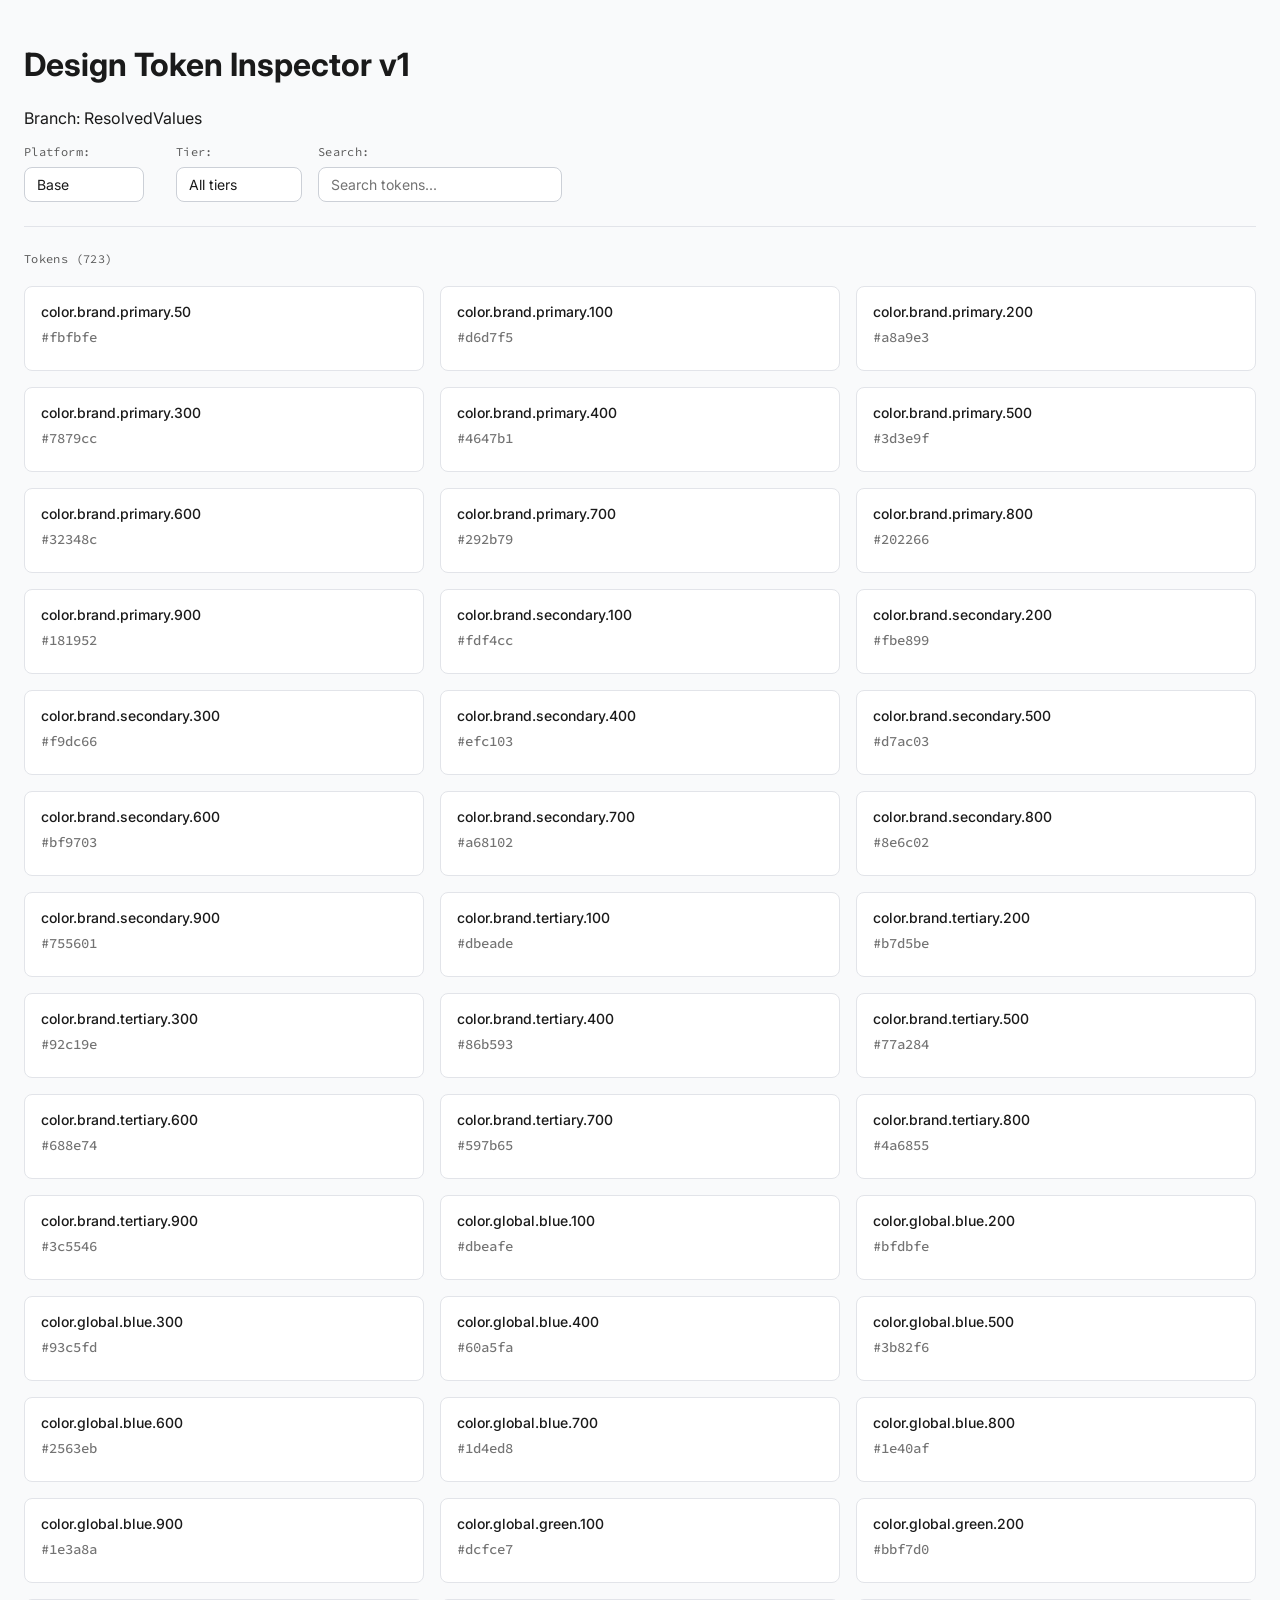
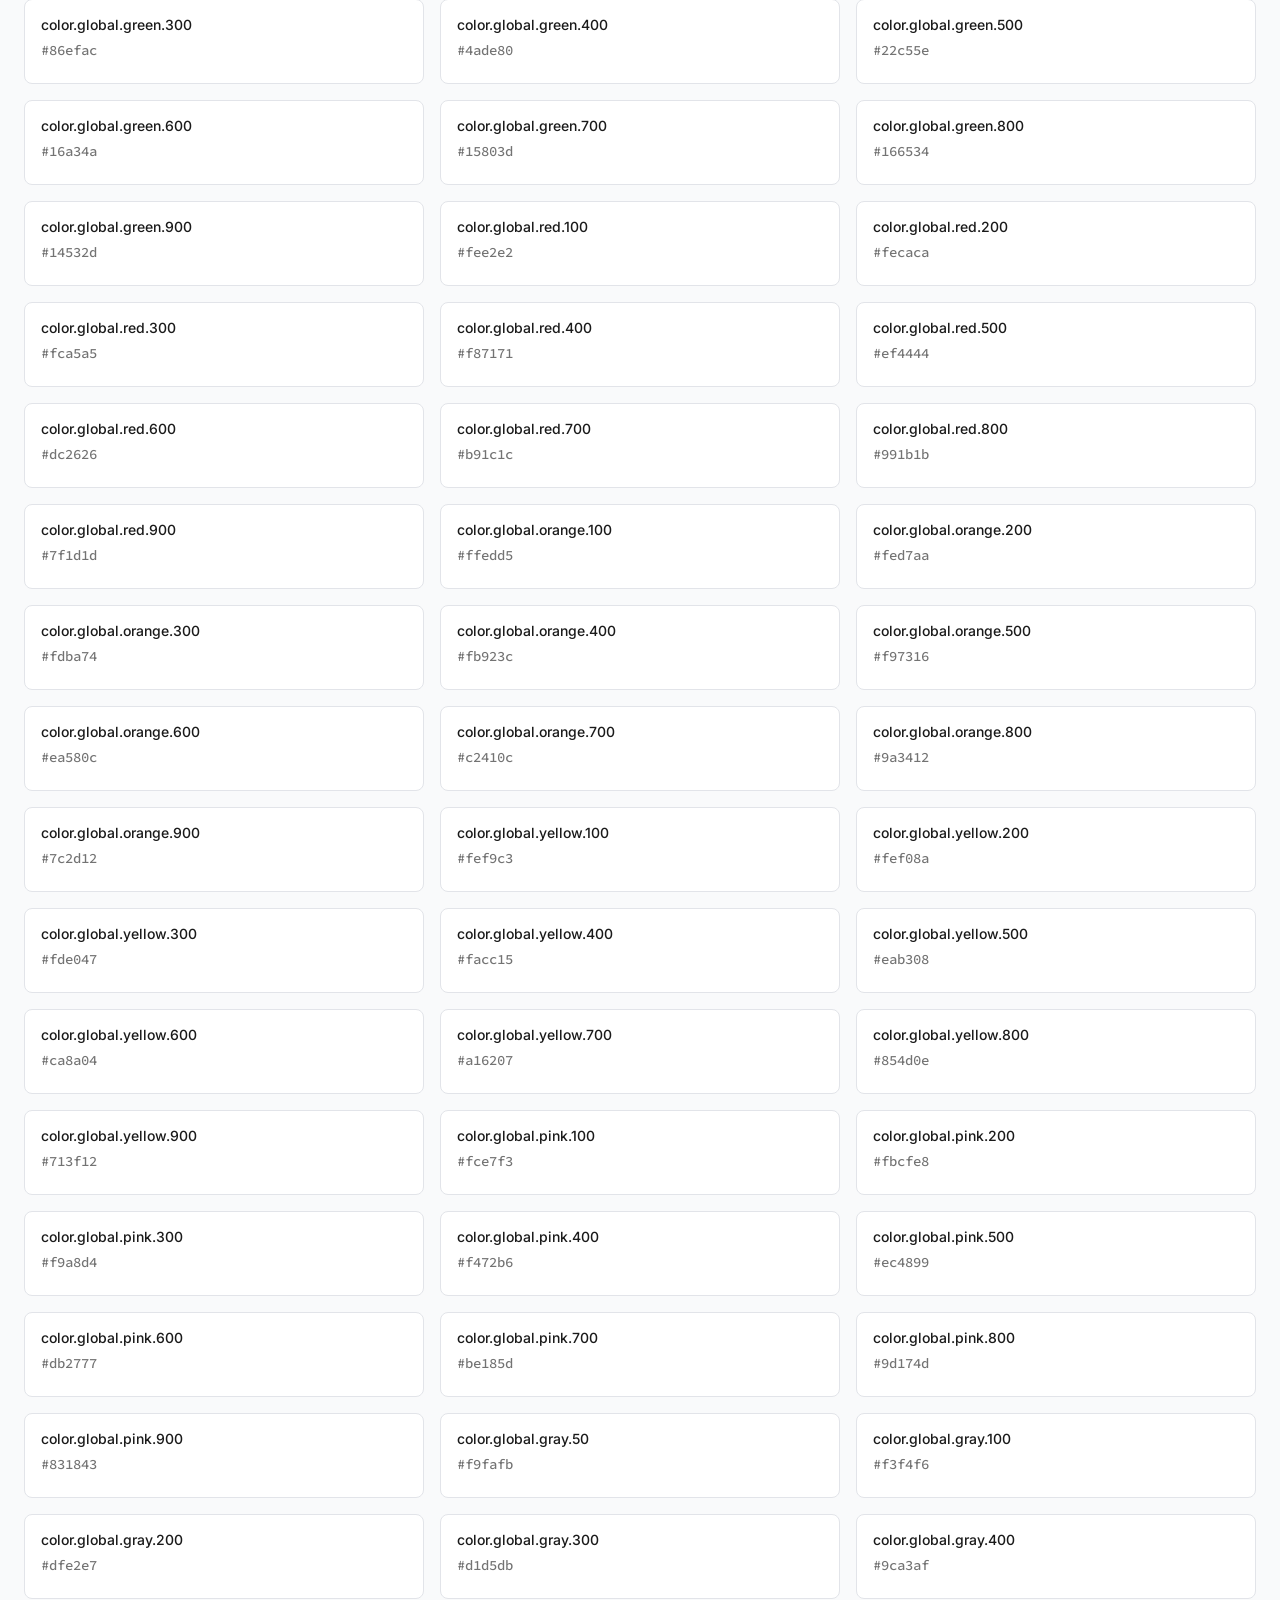
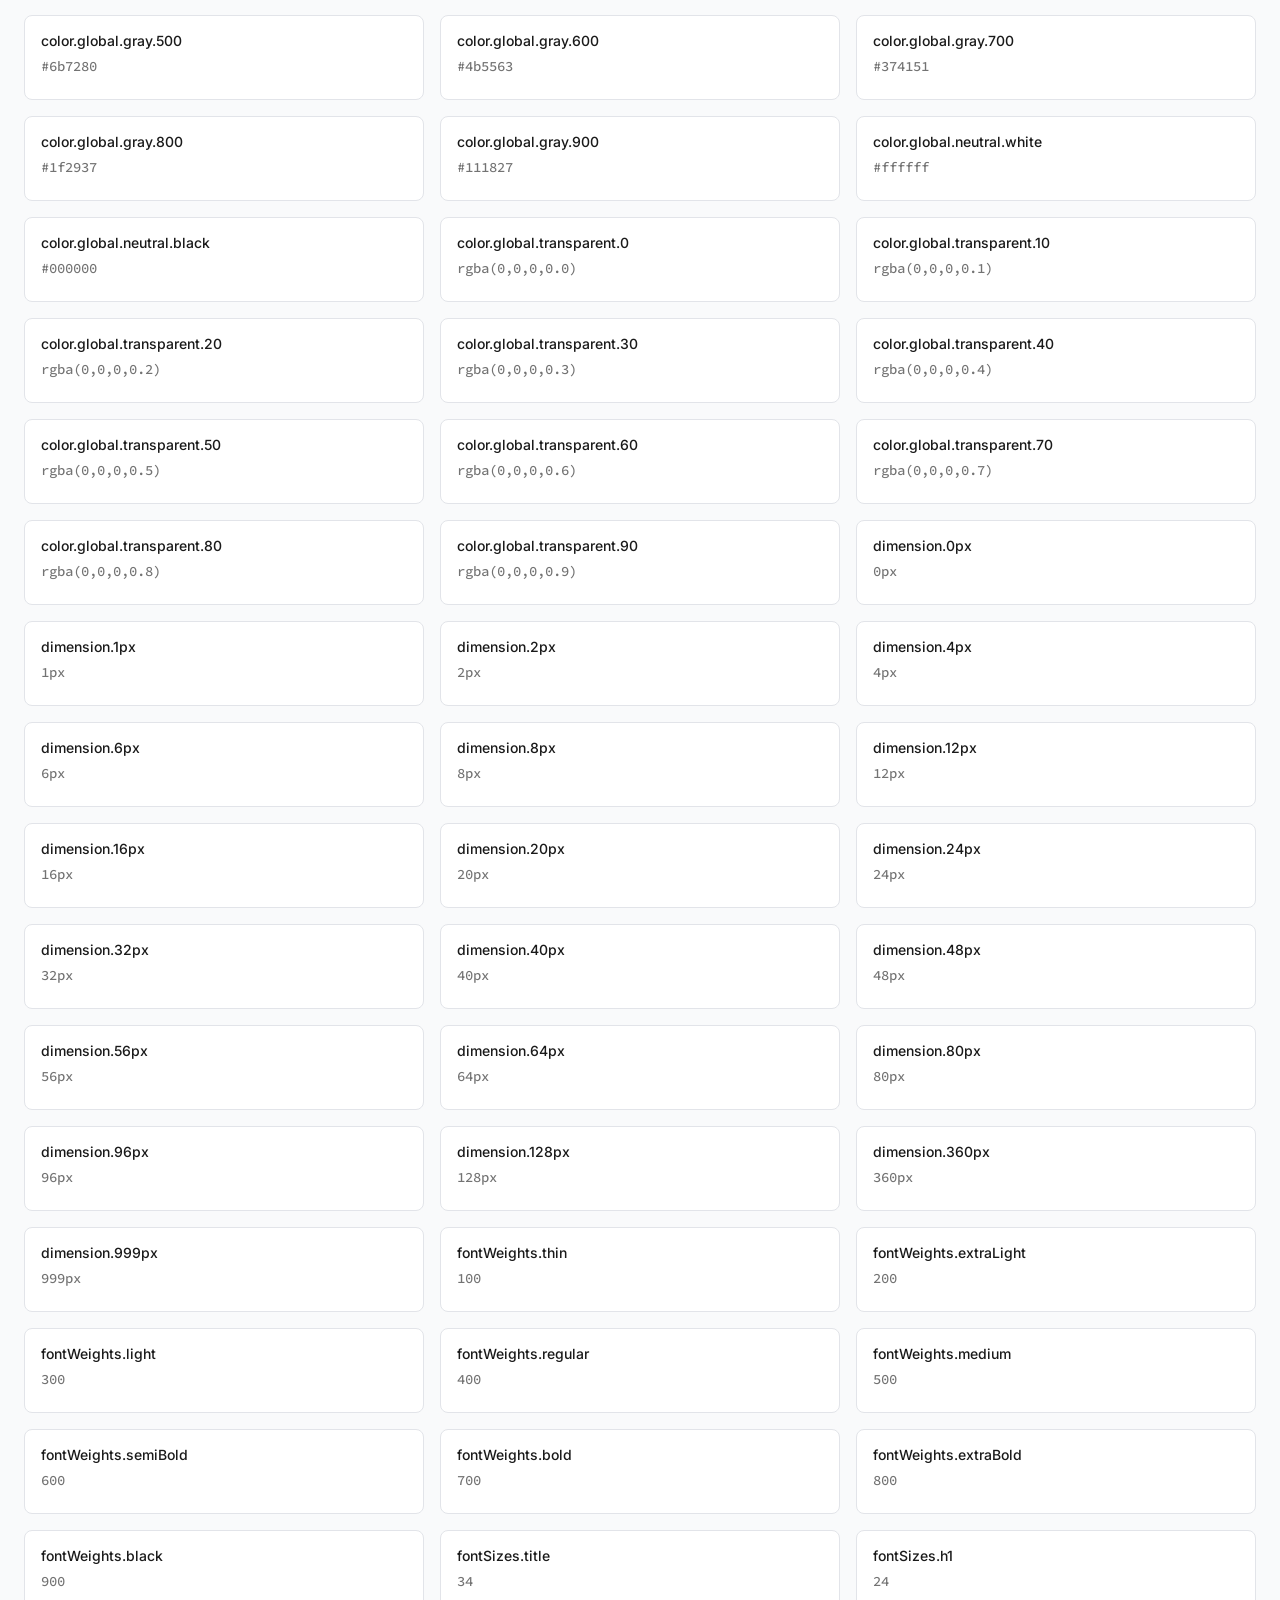
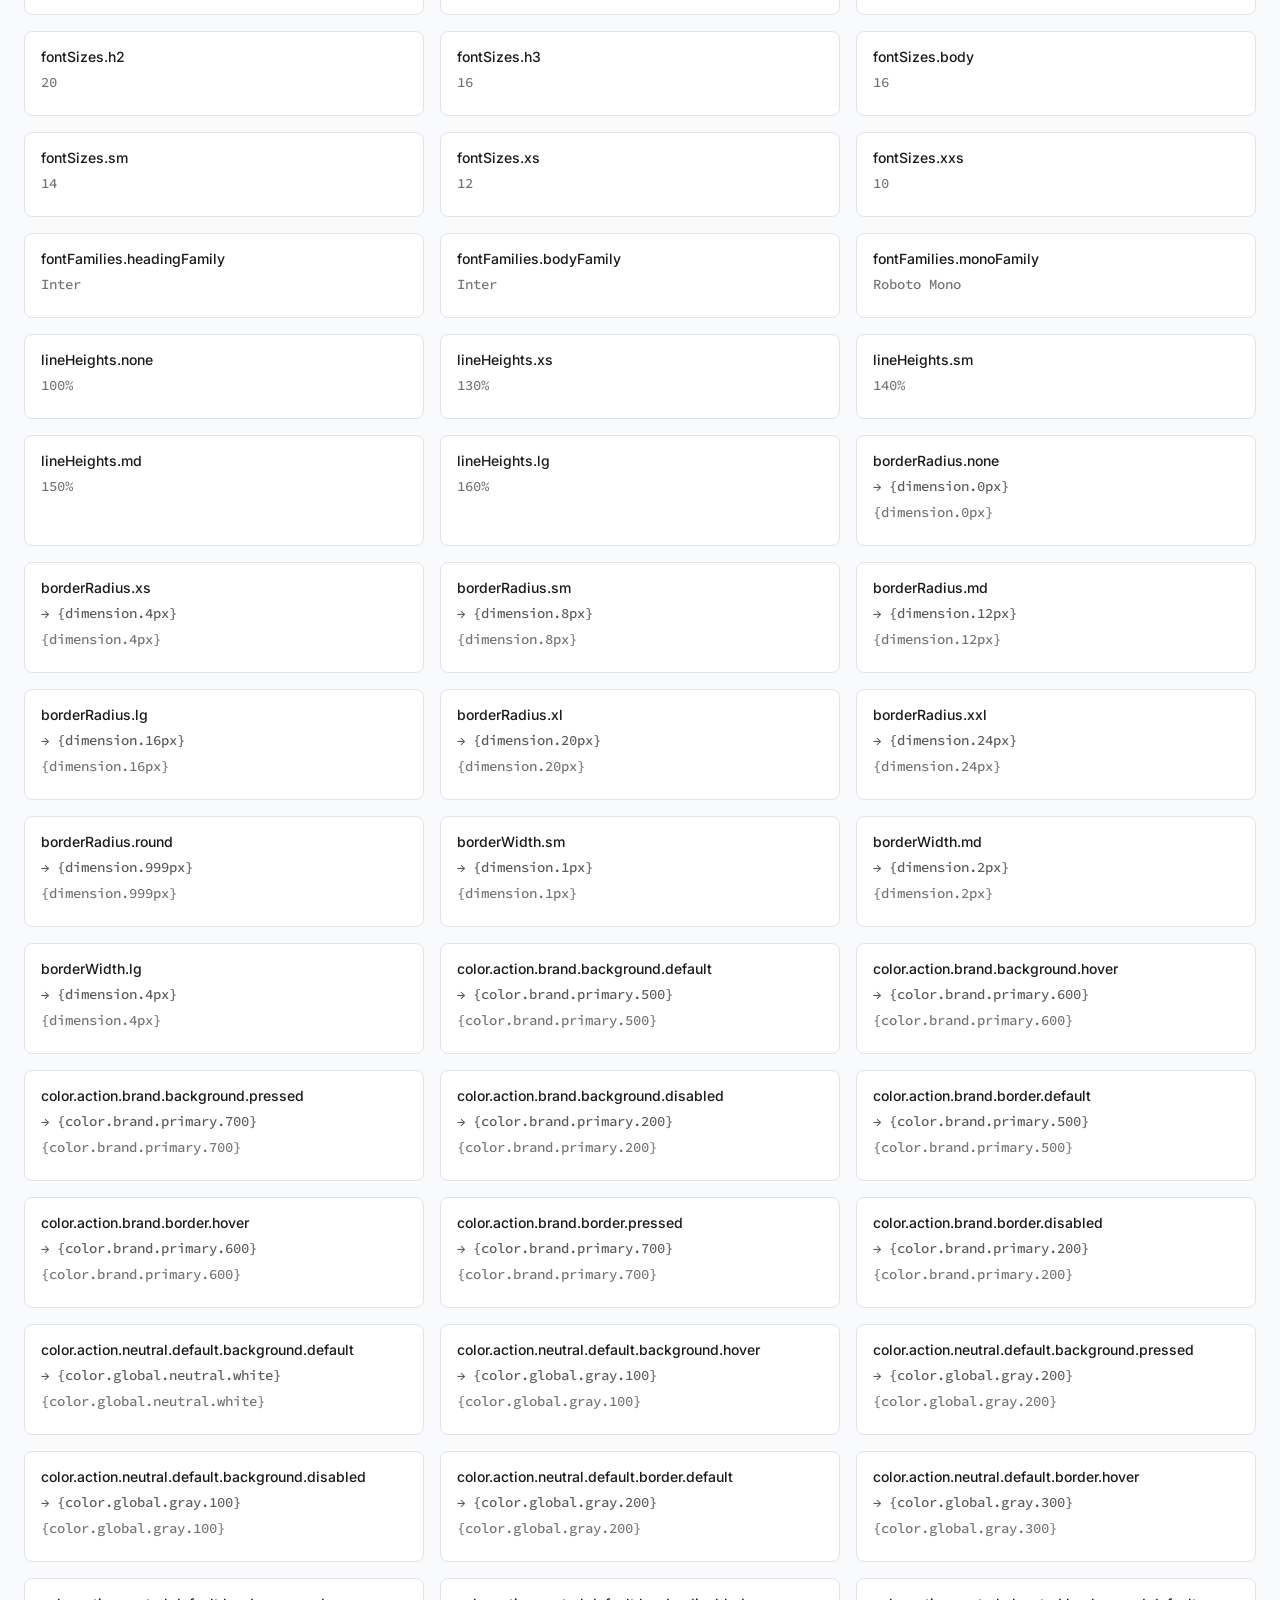
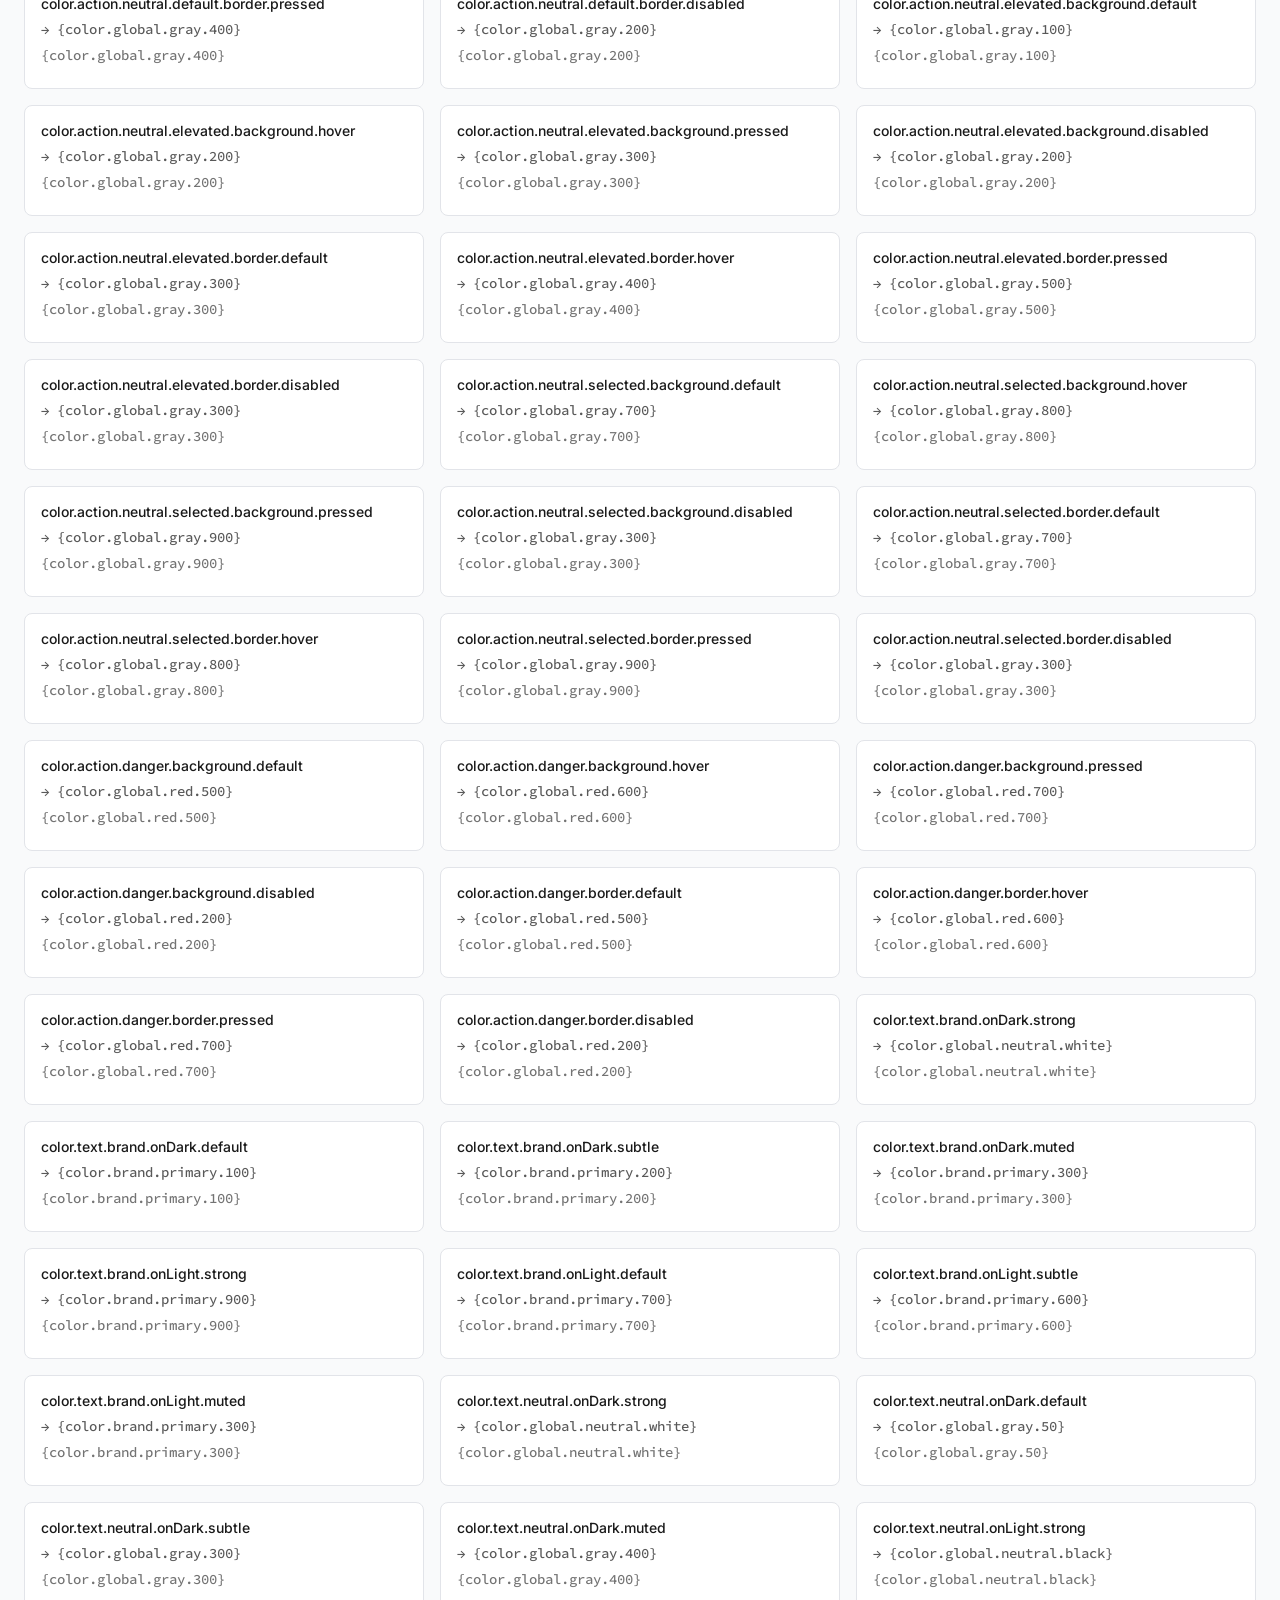
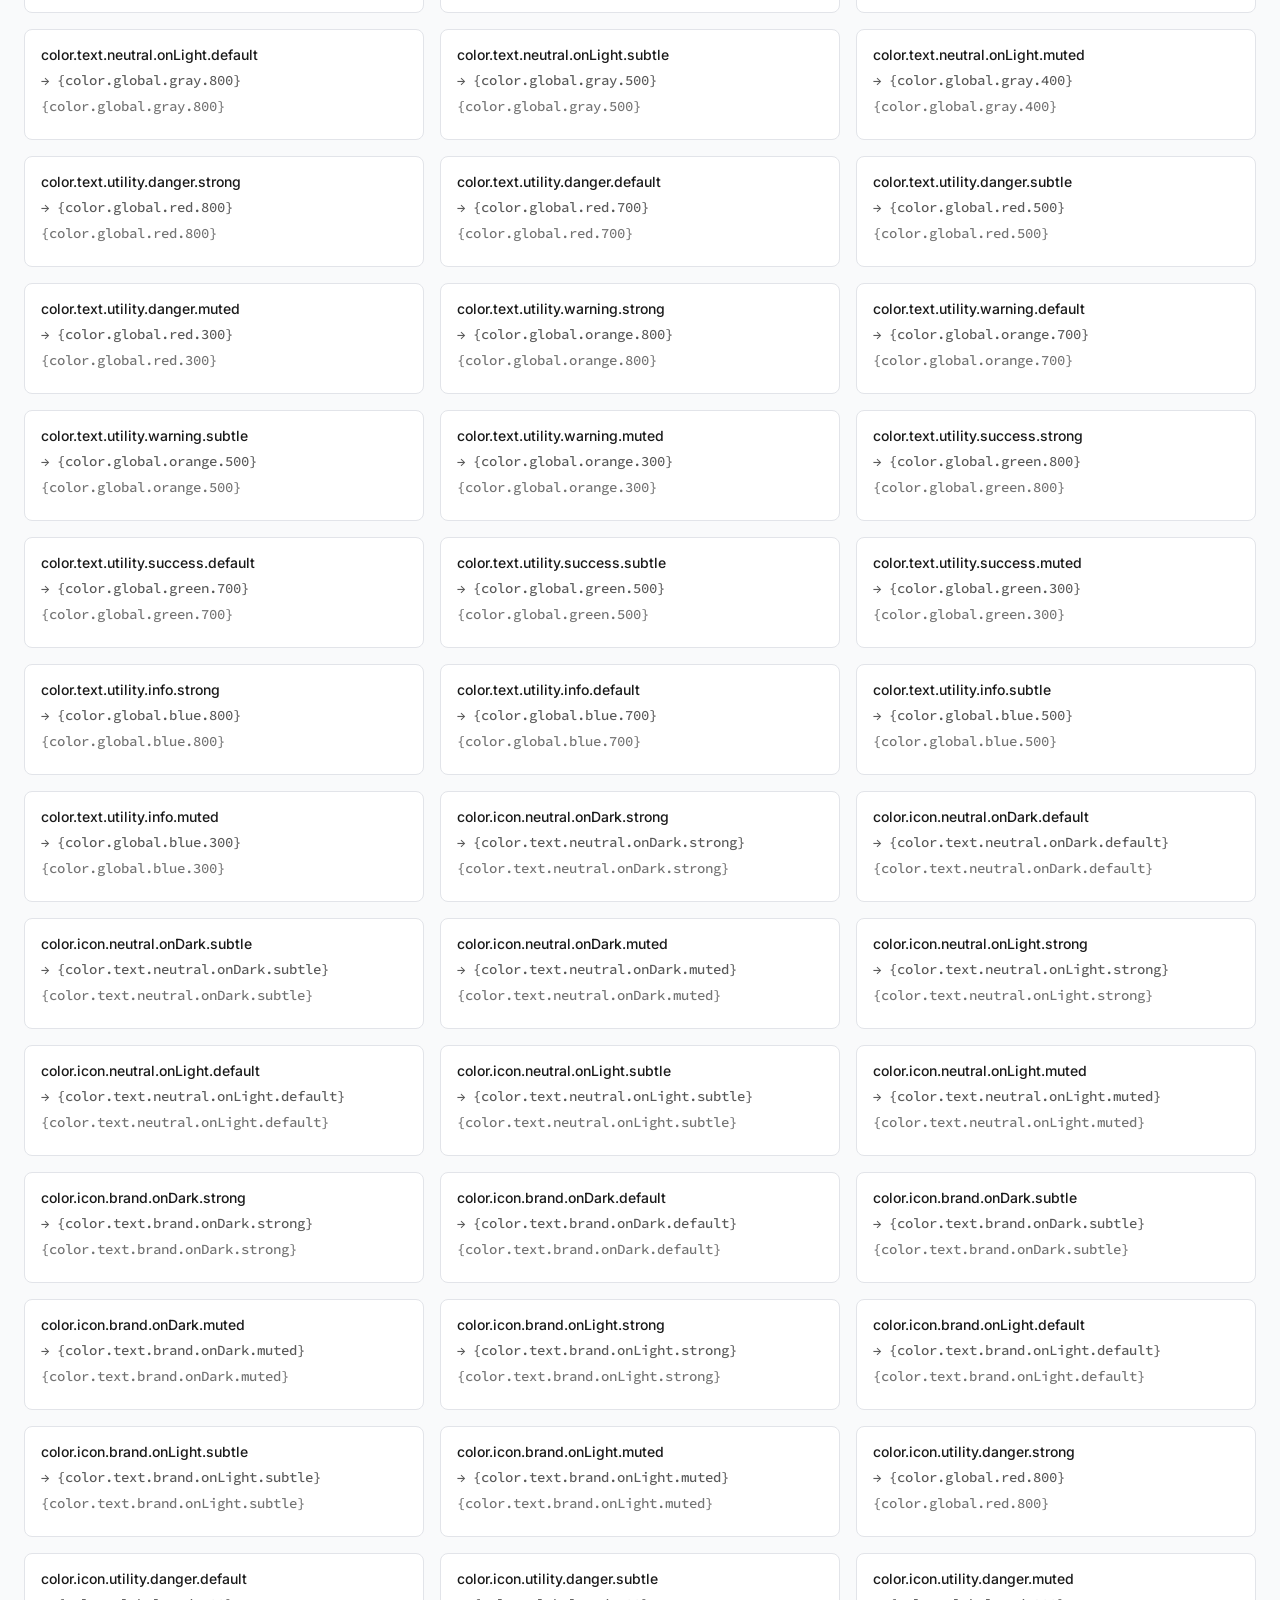
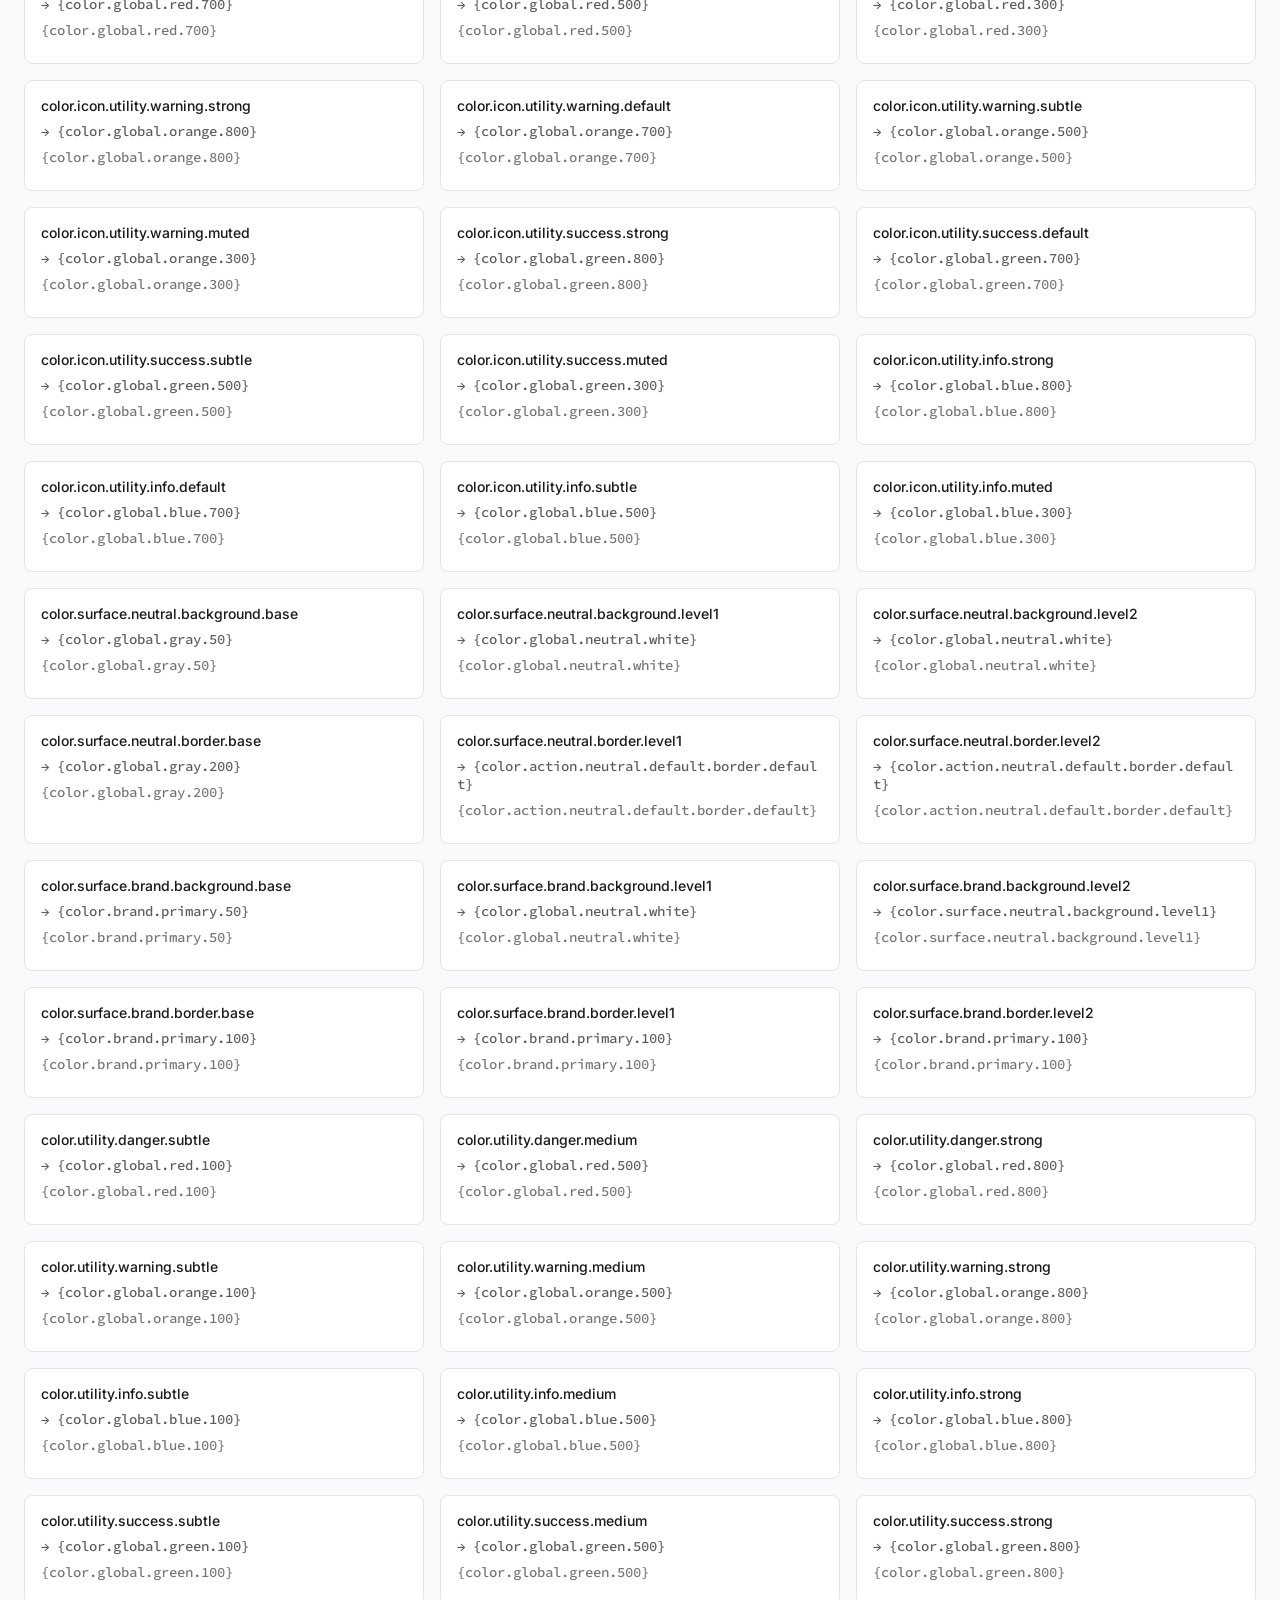
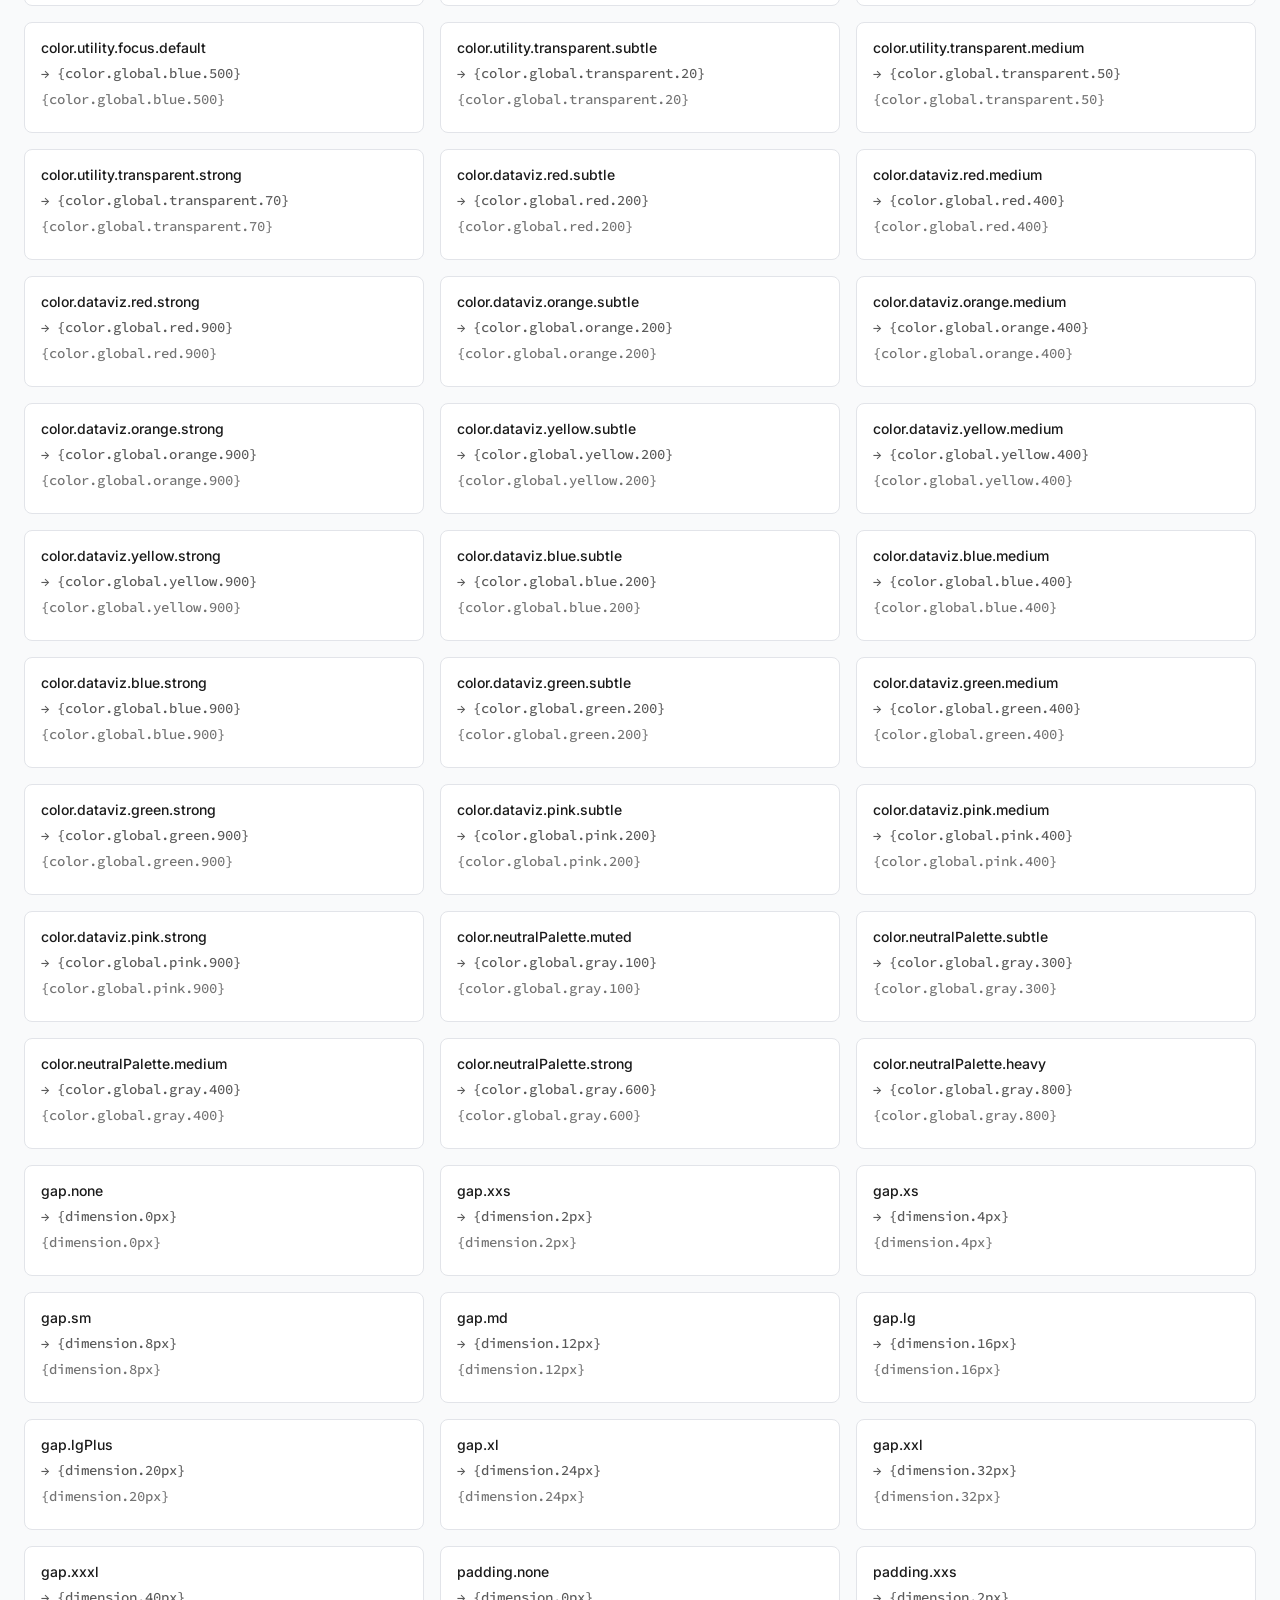
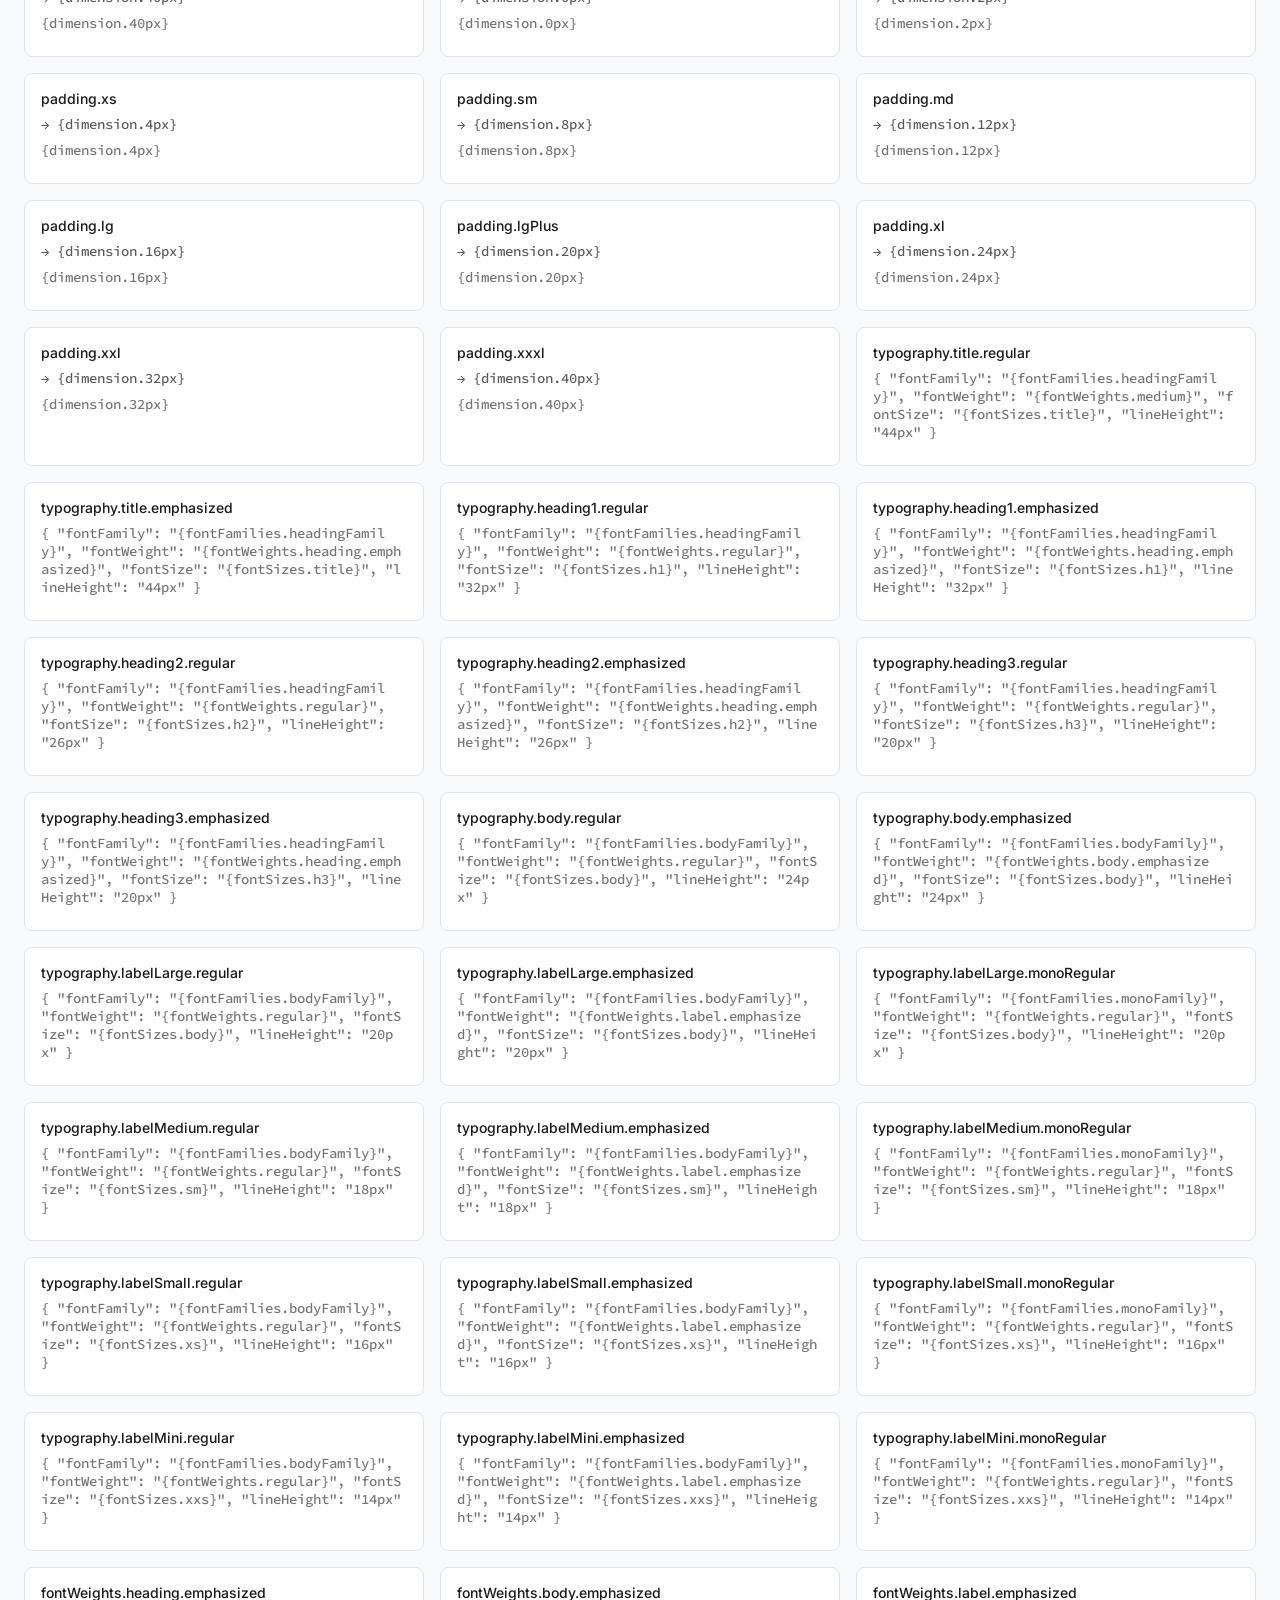
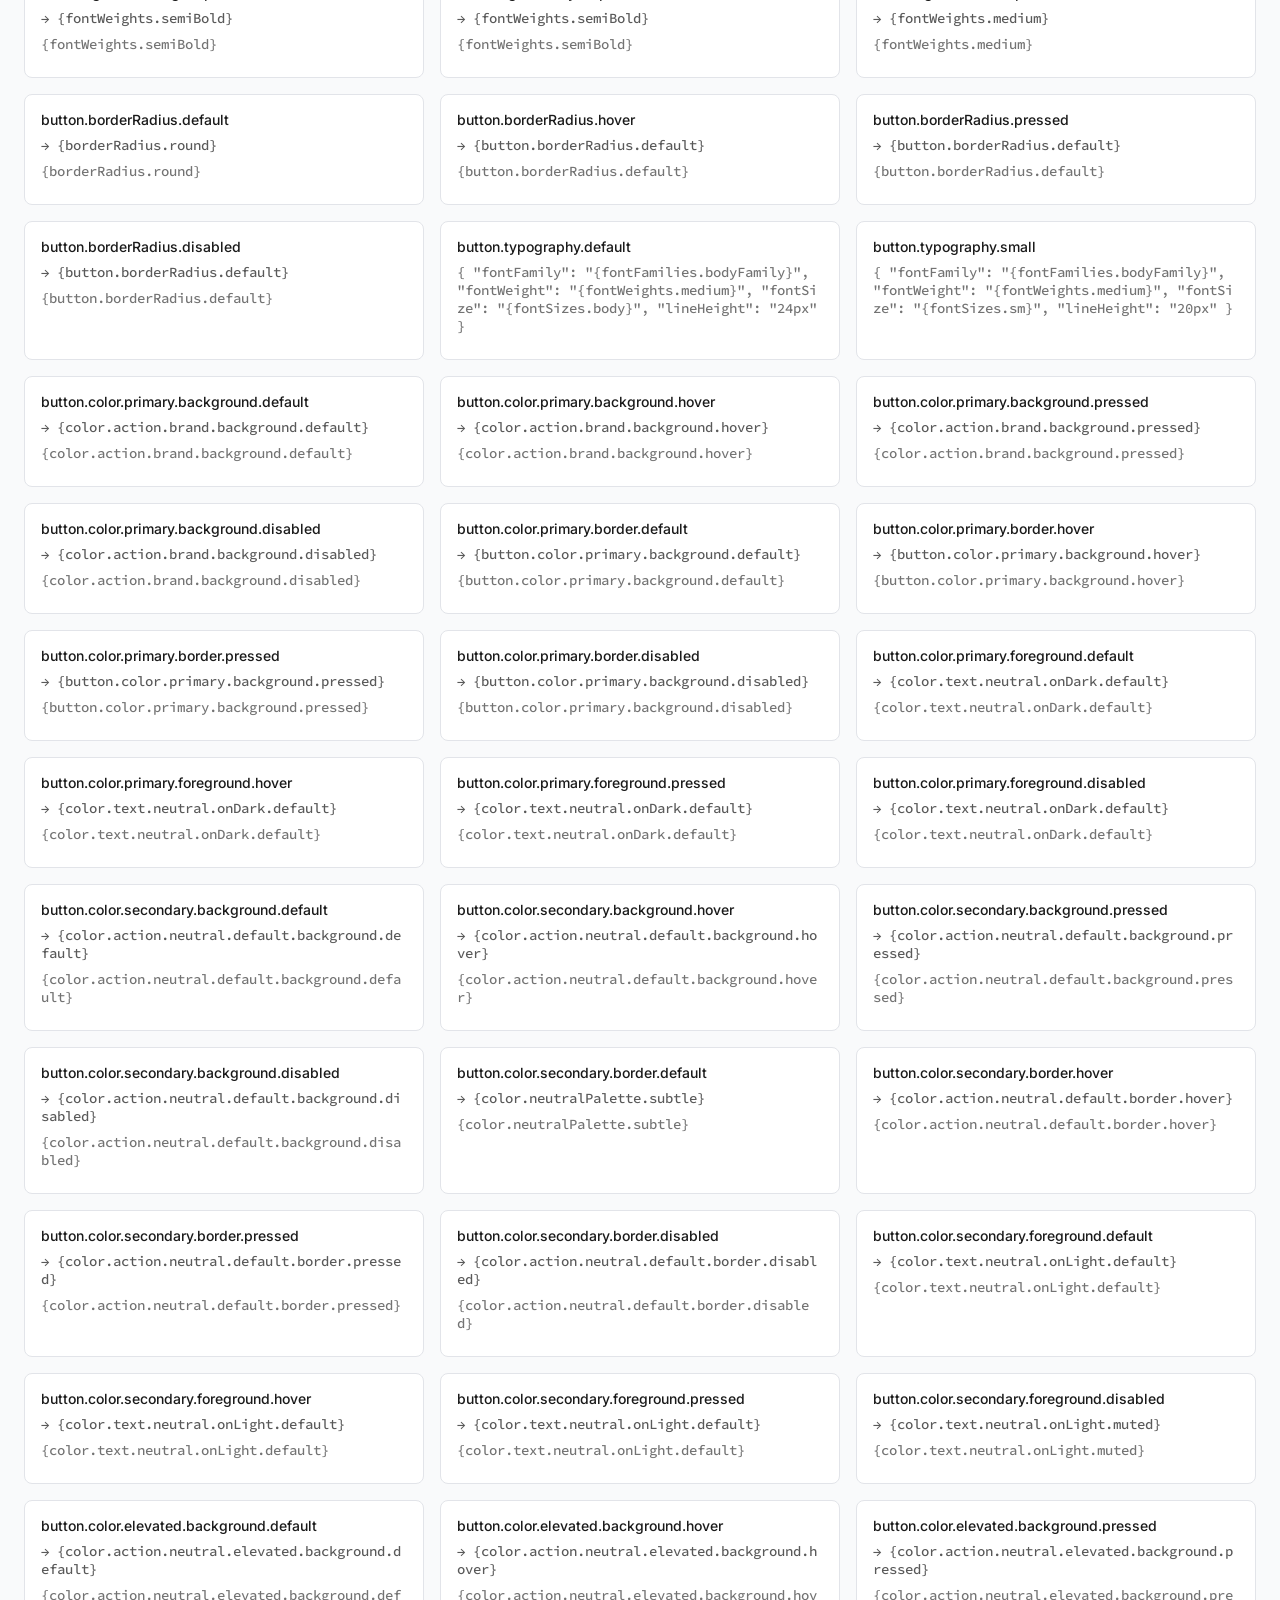
<file: token-inspector/index.html>
<!doctype html>
<html lang="en">
  <head>
    <meta charset="UTF-8" />
    <meta name="viewport" content="width=device-width, initial-scale=1.0" />
    <title>Design Token Inspector</title>
    <link rel="stylesheet" href="styles.css" />
    <style></style>
  </head>
  <body>
    <h1>Design Token Inspector v1</h1>
    <p>Branch: ResolvedValues</p>

    <div class="controls">
      <div class="col">
        <label for="platformSelect">Platform:</label>
        <select id="platformSelect"></select>
      </div>
      <div></div>
      <div class="col">
        <label for="tierSelect">Tier:</label>
        <select id="tierSelect">
          <option value="all">All tiers</option>
          <option value="core">Core</option>
          <option value="semantic">Semantic</option>
          <option value="component">Component</option>
        </select>
      </div>
      <div class="col">
        <label for="searchInput">Search:</label>
        <input type="text" id="searchInput" placeholder="Search tokens..." />
      </div>
    </div>
    <div class="token-stats">
      <span id="tokenCount" class="label token-count"></span>
    </div>

    <div class="grid" id="tokenGrid"></div>

    <script>
      const grid = document.getElementById("tokenGrid");
      const platformSelect = document.getElementById("platformSelect");
      const tierSelect = document.getElementById("tierSelect");
      const searchInput = document.getElementById("searchInput");
      const tokenCountEl = document.getElementById("tokenCount");

      let allTokens = {};

      async function init() {
        const metadata = await fetch("../tokens/$metadata.json").then((r) =>
          r.json(),
        );

        const platforms = new Set();
        const tierMap = {};

        for (const entry of metadata.tokenSetOrder) {
          const [platform, tierFile] = entry.split("/");
          const tier = tierFile.replace("-web", "");

          platforms.add(platform);

          if (!tierMap[platform]) tierMap[platform] = [];
          tierMap[platform].push(tierFile);
        }

        platformSelect.innerHTML = "";
        platforms.forEach((p) => {
          const option = document.createElement("option");
          option.value = p;
          option.textContent = p.charAt(0).toUpperCase() + p.slice(1);
          platformSelect.appendChild(option);
        });

        for (const platform of platforms) {
          allTokens[platform] = {};

          const entries = metadata.tokenSetOrder.filter((e) =>
            e.startsWith(platform),
          );

          for (const entry of entries) {
            const res = await fetch(`../tokens/${entry}.json`);
            const json = await res.json();
            allTokens[platform][entry.split("/")[1]] = flattenTokens(json);
          }
        }

        render();
      }

      function flattenTokens(obj, prefix = "") {
        let result = {};

        for (const key in obj) {
          const value = obj[key];
          const path = prefix ? `${prefix}.${key}` : key;

          if (value && typeof value === "object" && "$value" in value) {
            result[path] = value;
          } else if (value && typeof value === "object") {
            Object.assign(result, flattenTokens(value, path));
          }
        }

        return result;
      }

      function render() {
        grid.innerHTML = "";

        const platform = platformSelect.value;
        const selectedTier = tierSelect.value;
        const search = searchInput.value.trim().toLowerCase();

        if (!platform) return;

        const tiers = allTokens[platform];

        let totalCount = 0;
        let tierCounts = {};

        for (const tierFile in tiers) {
          const tier = tierFile.replace("-web", "");

          if (selectedTier !== "all" && tier !== selectedTier) continue;

          const tokens = tiers[tierFile];

          if (!tierCounts[tier]) tierCounts[tier] = 0;

          for (const name in tokens) {
            if (search && !name.toLowerCase().includes(search)) continue;

            tierCounts[tier]++;
            totalCount++;

            const token = tokens[name];

            const card = document.createElement("div");
            card.className = "card";

            const valueDisplay =
              typeof token.$value === "object"
                ? JSON.stringify(token.$value, null, 2)
                : token.$value;

            card.innerHTML = `
        <div class="token-name">${name}</div>
        ${
          typeof token.$value === "string" && token.$value.startsWith("{")
            ? `<div class="token-alias">→ ${token.$value}</div>`
            : ""
        }
        <div class="token-value">${valueDisplay}</div>
        
      `;

            grid.appendChild(card);
          }
        }

        // Update total text
        tokenCountEl.textContent = `Tokens (${totalCount})`;

        // Build tooltip
        const tooltipLines = Object.entries(tierCounts)
          .map(([tier, count]) => `${tier} (${count})`)
          .join("\n");

        tokenCountEl.setAttribute("data-tooltip", tooltipLines);
      }

      platformSelect.addEventListener("change", render);
      tierSelect.addEventListener("change", render);
      searchInput.addEventListener("input", render);

      init();
    </script>
  </body>
</html>
</file>
<file: token-inspector/styles.css>
@import url("https://fonts.googleapis.com/css2?family=Inter:wght@400;500;600;700&display=swap");
@import url("https://fonts.googleapis.com/css2?family=IBM+Plex+Mono:wght@400;500;600;700&display=swap");
@import url("https://fonts.googleapis.com/css2?family=Source+Code+Pro:wght@400;500;600;700&display=swap");

/* ==============================
   Base 
================================= */

:root {
  --bg-page: hsl(210, 20%, 98%);
  --bg-surface-1: hsl(0, 0%, 100%);
  --border-subtle: hsl(220, 13%, 90%);
  --border-medium: hsl(216, 12%, 82%);
  --border-strong: hsl(218, 11%, 65%);
  --border-hover: hsl(216, 12%, 70%);
  --border-active: hsl(221, 39%, 20%);

  --text-default: hsl(221, 0%, 10%);
  --text-subtle: hsl(221, 0%, 35%);
  --text-muted: hsl(220, 0%, 45%);
  --text-placeholder: hsl(220, 0%, 45%);

  --radius-xs: 4px;
  --radius-sm: 8px;
  --radius-md: 12px;
  --radius-lg: 16px;
  --space-1: 8px;
  --space-2: 12px;
  --space-3: 16px;
  --space-4: 24px;

  --fontFamily-mono: "Source Code Pro", monospace;
  --fontFamily-sans: "Inter", sans-serif;
  --fontFamily-serif: "Times New Roman", serif;

  --transition-fast: 0.15s ease;
}

* {
  box-sizing: border-box;
}

body {
  font-family: var(--fontFamily-sans);
  background: var(--bg-page);
  padding: var(--space-4);
  margin: 0;
  color: var(--text-default);
}

h1 {
  margin-bottom: var(--space-4);
}

label,
.label {
  color: var(--text-subtle);
  font-size: 12px;
  margin-bottom: var(--space-1);
  display: block;
  /* text-transform: uppercase; */
  letter-spacing: 0.03em;
  font-family: var(--fontFamily-mono);
}

/* ==============================
   Layout
================================= */

.col {
  display: flex;
  flex-direction: column;
  /* gap: var(--space-1); */
}
.row {
  display: flex;
  /* gap: var(--space-3); */
  align-items: center;
}
.controls {
  display: flex;
  flex-wrap: wrap;
  gap: var(--space-3);
  margin-bottom: var(--space-4);
  align-items: stretch;
}

.token-stats {
  width: 100%;
  margin-bottom: var(--space-2);
  font-size: 14px;
  display: flex;
  align-items: center;
}

.grid {
  display: grid;
  grid-template-columns: repeat(auto-fill, minmax(320px, 1fr));
  gap: var(--space-3);
}

/* ==============================
   Controls
================================= */

.controls {
  width: 100%;
  /* padding: var(--space-3); */
  padding-bottom: var(--space-4);
  background: var(--bg-page);
  border-bottom: 1px solid var(--border-subtle);
  /* border-radius: var(--radius-sm); */
}

.controls select,
.controls input {
  appearance: none;
  background: var(--bg-surface-1);
  border: 1px solid var(--border-medium);
  border-radius: var(--radius-sm);
  padding: var(--space-1) var(--space-2);
  min-width: 120px;
  font-size: 14px;
  font-family: inherit;
  color: var(--text-default);
  transition:
    border-color var(--transition-fast),
    box-shadow var(--transition-fast);
}

.controls input::placeholder {
  color: var(--text-placeholder);
}

.controls select {
  cursor: pointer;
  padding-right: 36px;
}

.controls select:hover,
.controls input:hover {
  border-color: var(--border-hover);
}

.controls select:focus,
.controls input:focus {
  outline: none;
  border-color: var(--border-active);
  box-shadow: 0 0 0 3px rgba(17, 24, 39, 0.08);
}

/* ==============================
   Token Cards
================================= */

.card {
  background: var(--bg-surface-1);
  border: 1px solid var(--border-subtle);
  border-radius: var(--radius-sm);
  padding: var(--space-3);
  transition: border-color var(--transition-fast);
}

.token-name,
.token-value,
.token-alias {
  font-family: var(--fontFamily-mono);
  font-size: 14px;
  font-weight: 500;
  color: var(--text-default);
  margin-bottom: var(--space-1);
  word-break: break-all;
}

.token-name {
  font-family: var(--fontFamily-sans);
  color: var(--text-default);
  font-weight: 500;
}

.token-value {
  color: var(--text-muted);
}

.token-alias {
  color: var(--text-subtle);
}

/* ==============================
   Token Counter Tooltip
================================= */

.token-count {
  position: relative;
  cursor: default;
}

.token-count:hover::after {
  content: attr(data-tooltip);
  position: absolute;
  top: 24px;
  left: 0;
  white-space: pre;
  background: var(--text-default);
  color: white;
  padding: var(--space-1) var(--space-2);
  border-radius: 8px;
  font-size: 12px;
  line-height: 1.4;
  box-shadow: 0 4px 16px rgba(0, 0, 0, 0.2);
  z-index: 100;
}
</file>
